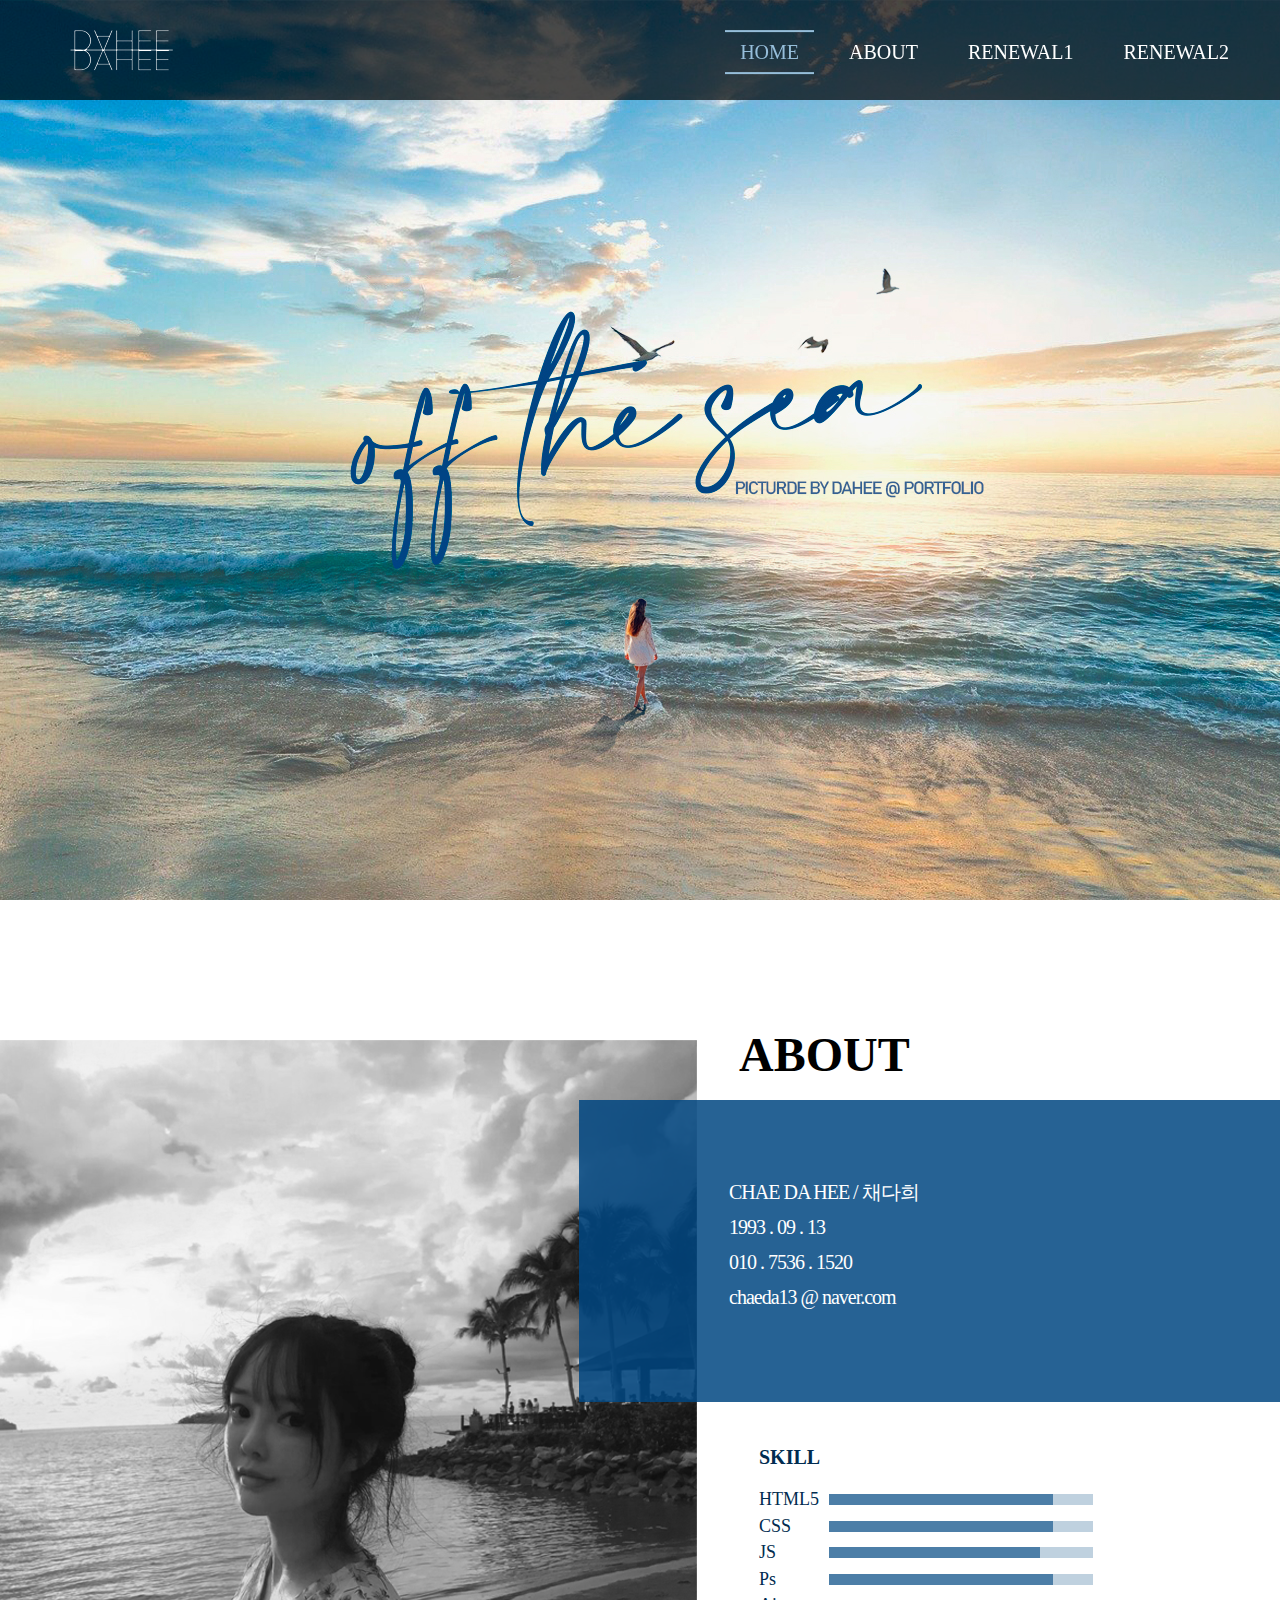
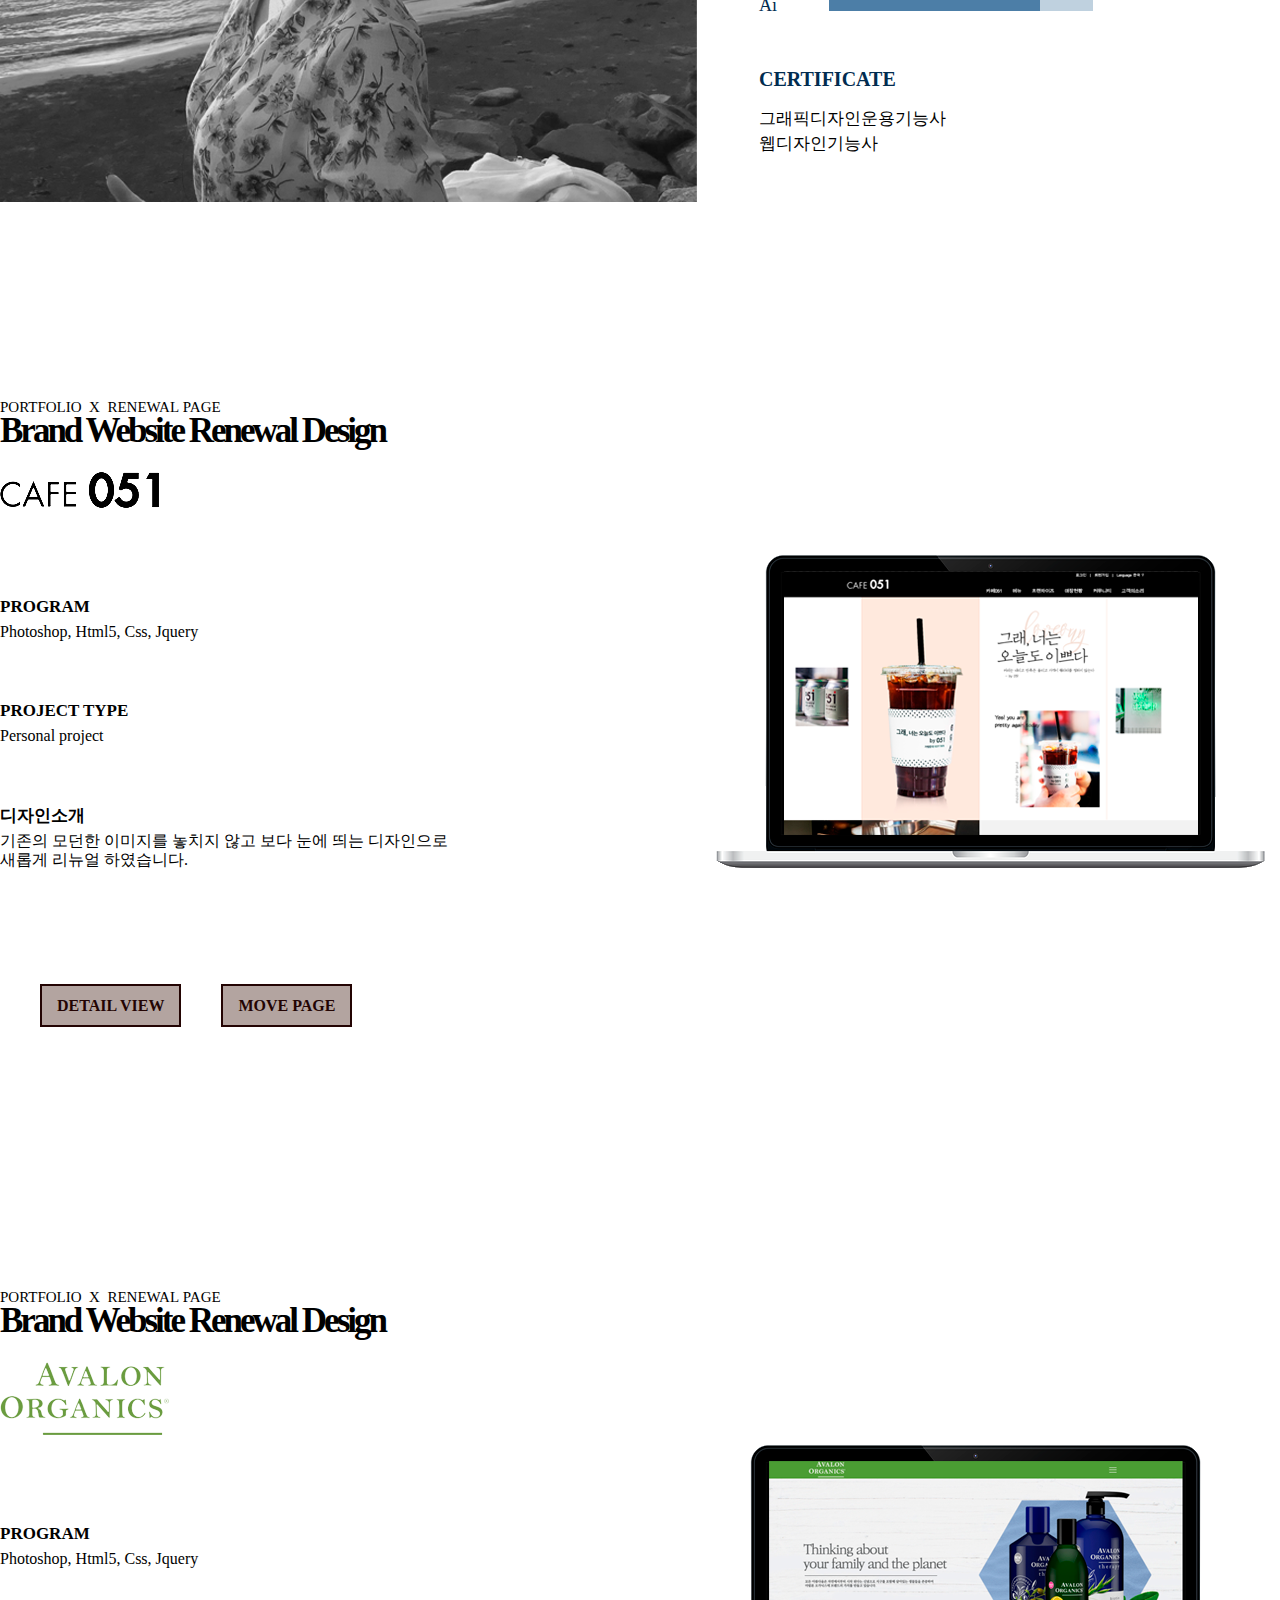
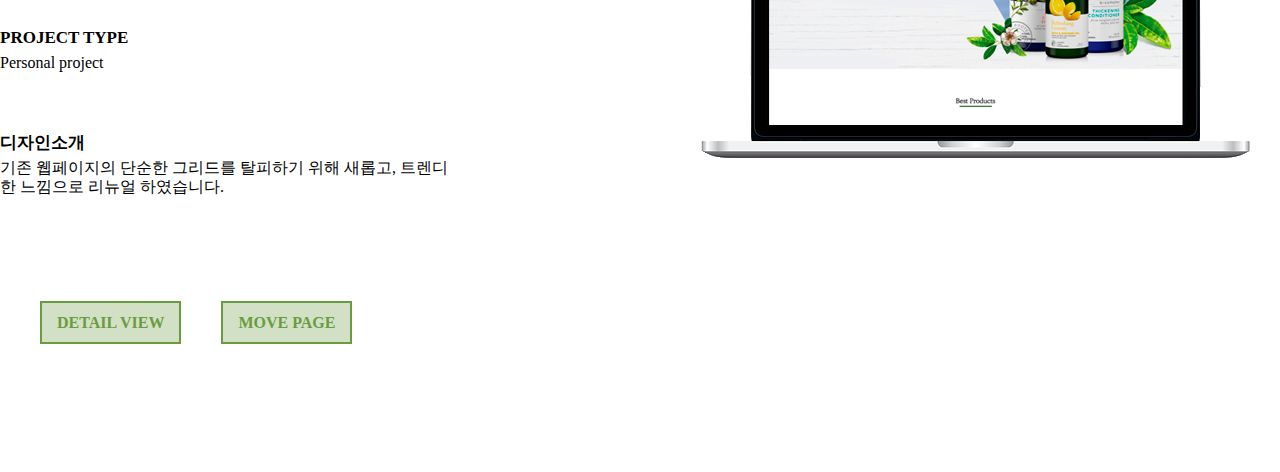
<file: index.html>
<!doctype html>
<html lang="ko">
<head>
<meta charset="utf-8">
<title>CHAE DA HEE</title>
<link type="text/css" rel="stylesheet" href="css/reset.css">
<link type="text/css" rel="stylesheet" href="css/style.css">
<script src="js/jquery-1.12.3.js"></script>
<script src="js/layout.js"></script>
</head>

<body>
<div id="wrap">
	<div class="page home">
	<header>
		<div class="header_in">
		<div class="logo">
			<h1><img src="images/logo.png" alt="logo"></h1>
		</div>
		<nav>
			<ul class="navlist">
				<li class="on"><a href="javascript:void(0)">HOME</a></li>
				<li><a href="javascript:void(0)">ABOUT</a></li>
				<li><a href="javascript:void(0)">RENEWAL1</a></li>
				<li><a href="javascript:void(0)">RENEWAL2</a></li>
			</ul>
			<div class="gnb_bar"></div>
		</nav>
	</div>
	</header>
	<div class="main_img"></div>
	</div>
	
	<div class="page about">
		<div class="visual">
			<div class="cont">
				<h2>ABOUT</h2>
				<div class="intro">
					<ul class="info">
						<li>CHAE DA HEE / 채다희</li>
						<li>1993 . 09 . 13</li>
						<li>010 .  7536 . 1520</li>
						<li>chaeda13 @ naver.com</li>
					</ul>
					<div class="skill">
				<p class="title">SKILL</p>
				<ul class="list">
					<li>
						<dl class="dp2">
							<dt>HTML5</dt>
							<dd>
								<div class="graph_set">
									<div class="inner" style="width: 85%">
										
									</div>
								</div>
							</dd>
						</dl>
					</li>
					<li>
						<dl class="dp2">
							<dt>CSS</dt>
							<dd>
								<div class="graph_set">
									<div class="inner" style="width: 85%">
										
									</div>
								</div>
								
							</dd>
						</dl>												
					</li>
					<li>
						<dl class="dp2">
							<dt>JS</dt>
							<dd>
								<div class="graph_set">
									<div class="inner" style="width: 80%">
										
									</div>
								</div>								
							</dd>
						</dl>					
					</li>
					<li>
						<dl class="dp2">
							<dt>Ps</dt>
							<dd>
								<div class="graph_set">
									<div class="inner" style="width: 85%">
										
									</div>
								</div>								
							</dd>
						</dl>						
					</li>
					<li>
						<dl class="dp2">
							<dt>Ai</dt>
							<dd>
								<div class="graph_set">
									<div class="inner" style="width: 80%">
										
									</div>
								</div>								
							</dd>
						</dl>						
					</li>					
				</ul>
			</div>
			<div class="certificate">
				<p class="title">CERTIFICATE</p>
					<ul>
						<li>그래픽디자인운용기능사</li>
						<li>웹디자인기능사</li>
					</ul>
			</div>
				</div>
			</div>
			<div class="inner"></div>
		</div>
	</div>
	<div class="page renewal">
		<div class="renew_01">
			<div class="re_box">
				<div class="re_left">
			  		<div class="hd3">
						<p>PORTFOLIO&nbsp;&nbsp;X&nbsp;&nbsp;RENEWAL&nbsp;PAGE</p>
						  <h3>Brand Website Renewal Design</h3>
					</div>
						<div class="re_logo">
							<img src="images/re01_logo.png" alt="카페051로고">
						</div>
							<div class="re_ex">
								<ul>
									<li>
										<p class="title">PROGRAM</p>
										<p class="explain">Photoshop, Html5,  Css,  Jquery</p>
									</li>
									<li>
										<p class="title">PROJECT TYPE</p>
										<p class="explain">Personal project</p>
									</li>
									<li>
										<p class="title">디자인소개</p>
										<p class="explain">기존의 모던한 이미지를 놓치지 않고 보다 눈에 띄는 디자인으로 새롭게 리뉴얼 하였습니다.</p>
									</li>
								</ul>
								<ul class="re_btn">
								<li><a href="javascript:void(0)"  onclick="lypop(event, this)"  data-num="1">DETAIL VIEW</a></li>
								<li><a href="/portfolio/site/view01/" target="_blank">MOVE PAGE</a></li>
								</ul>
							</div>
							

				</div>
				<div class="re_right">
					<div class="moniter">
						<img src="images/re01_moni.png" alt="카페051모니터">
					</div>
					<div class="phone">
						
					</div>
				</div>
			</div>
		</div>
		
	</div>
	
	<div class="page renewal">
		<div class="renew_02">
			<div class="re_box">
				<div class="re_left">
			  		<div class="hd3">
						<p>PORTFOLIO&nbsp;&nbsp;X&nbsp;&nbsp;RENEWAL&nbsp;PAGE</p>
						  <h3>Brand Website Renewal Design</h3>
					</div>
						<div class="re_logo">
							<img src="images/re02_logo.png" alt="avalon로고">
						</div>
							<div class="re_ex">
								<ul>
									<li>
										<p class="title">PROGRAM</p>
										<p class="explain">Photoshop, Html5,  Css,  Jquery</p>
									</li>
									<li>
										<p class="title">PROJECT TYPE</p>
										<p class="explain">Personal project</p>
									</li>
									<li>
										<p class="title">디자인소개</p>
										<p class="explain">기존 웹페이지의 단순한 그리드를 탈피하기 위해 새롭고, 트렌디한 느낌으로 리뉴얼 하였습니다.</p>
									</li>
								</ul>
								<ul class="re_btn">
									<li><a href="javascript:void(0)"  onclick="lypop(event, this)"  data-num="2">DETAIL VIEW</a></li>
									<li><a href="/portfolio/site/view02/" target="_blank">MOVE PAGE</a></li>
								</ul>
							</div>
							

				</div>
				<div class="re_right">
					<div class="moniter">
						<img src="images/re02_moni.png" alt="avalon모니터">
					</div>
					<div class="phone"></div>
				</div>
			</div>
		</div>		
		
	</div>
	
	
	<!--pop-->
<div id="lypop">
	<div class="inner">
		<div class="lypopcont">
			<div class="simg">
				<img src="images/detailview01.jpg" alt="page">
			</div>	
		</div>
		<a href="" class="closebtn" onClick="lypopClose(event, this)">
			<div class="arrset">
				<span></span>	    				
				<span></span>
			</div>
		</a>	    			    		
	</div>
	<div class="bg"></div>
</div>
	
</div>
</body>
</html>
</file>
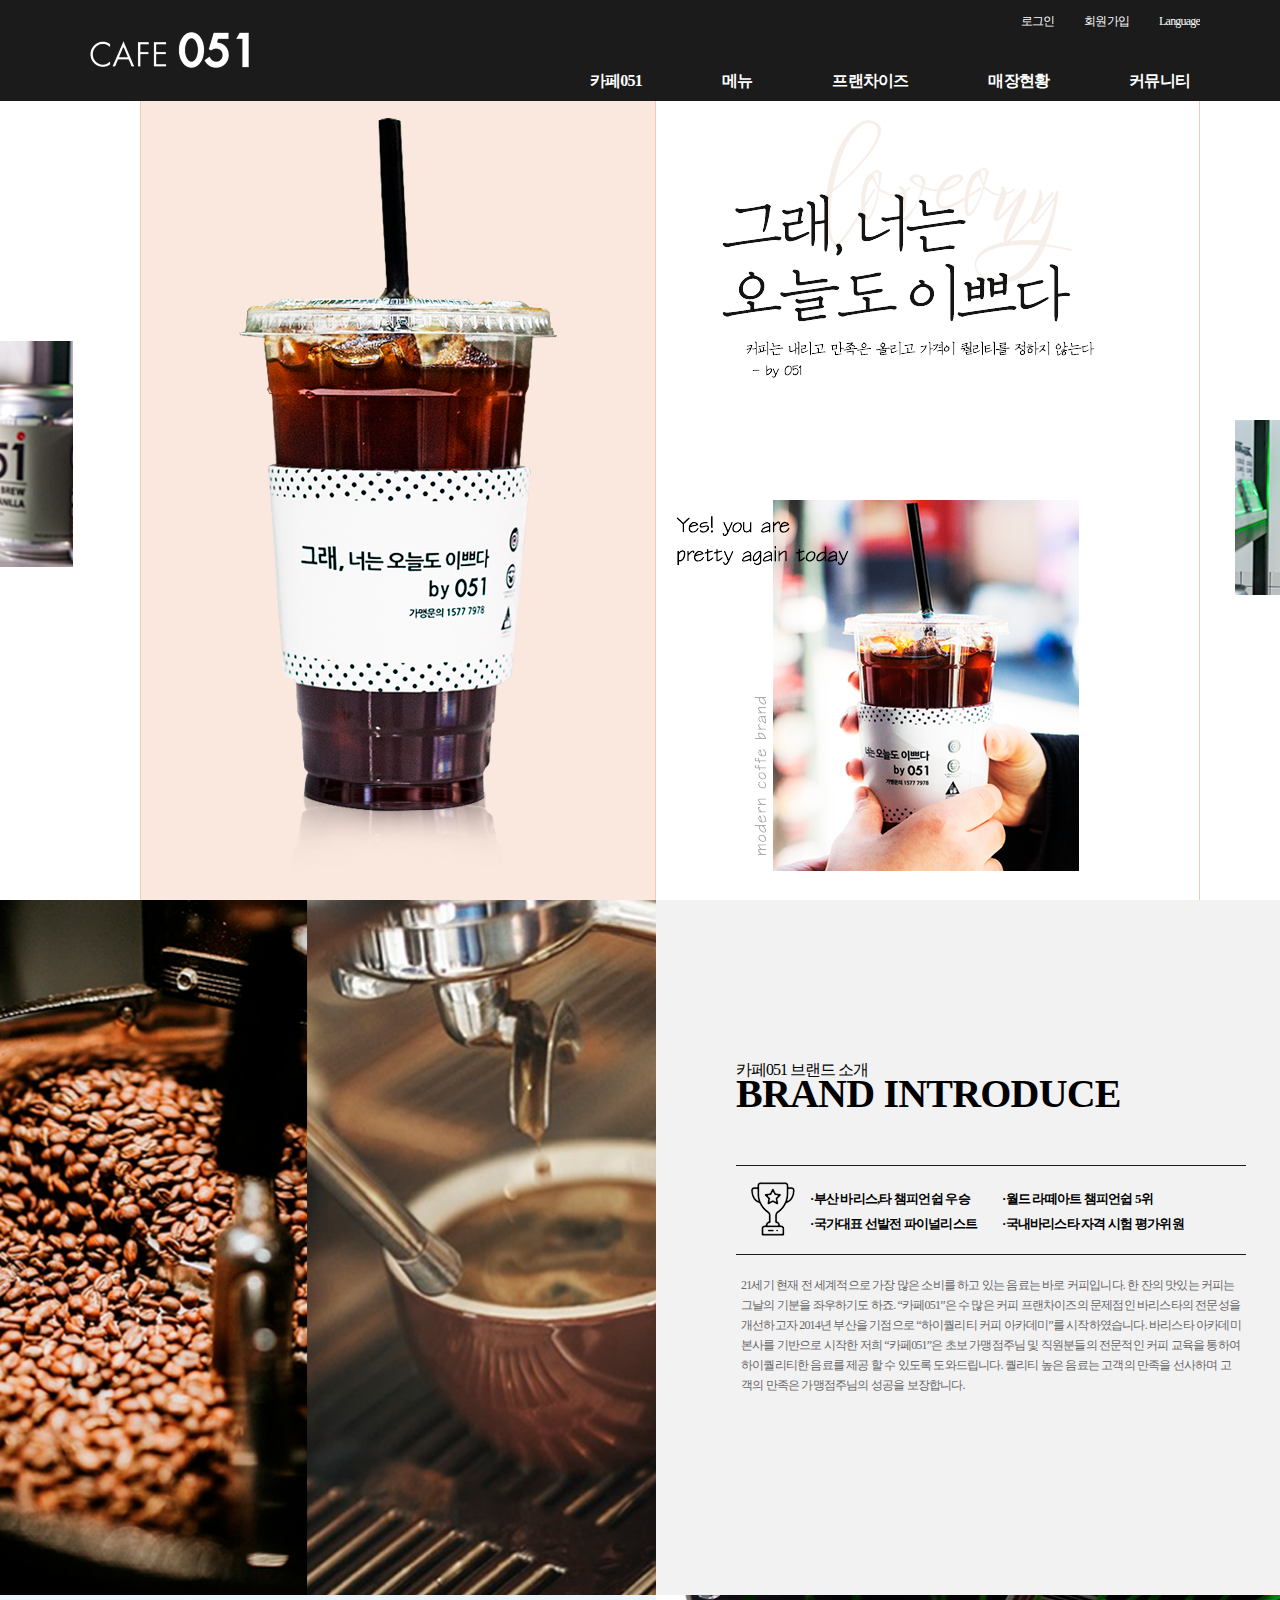
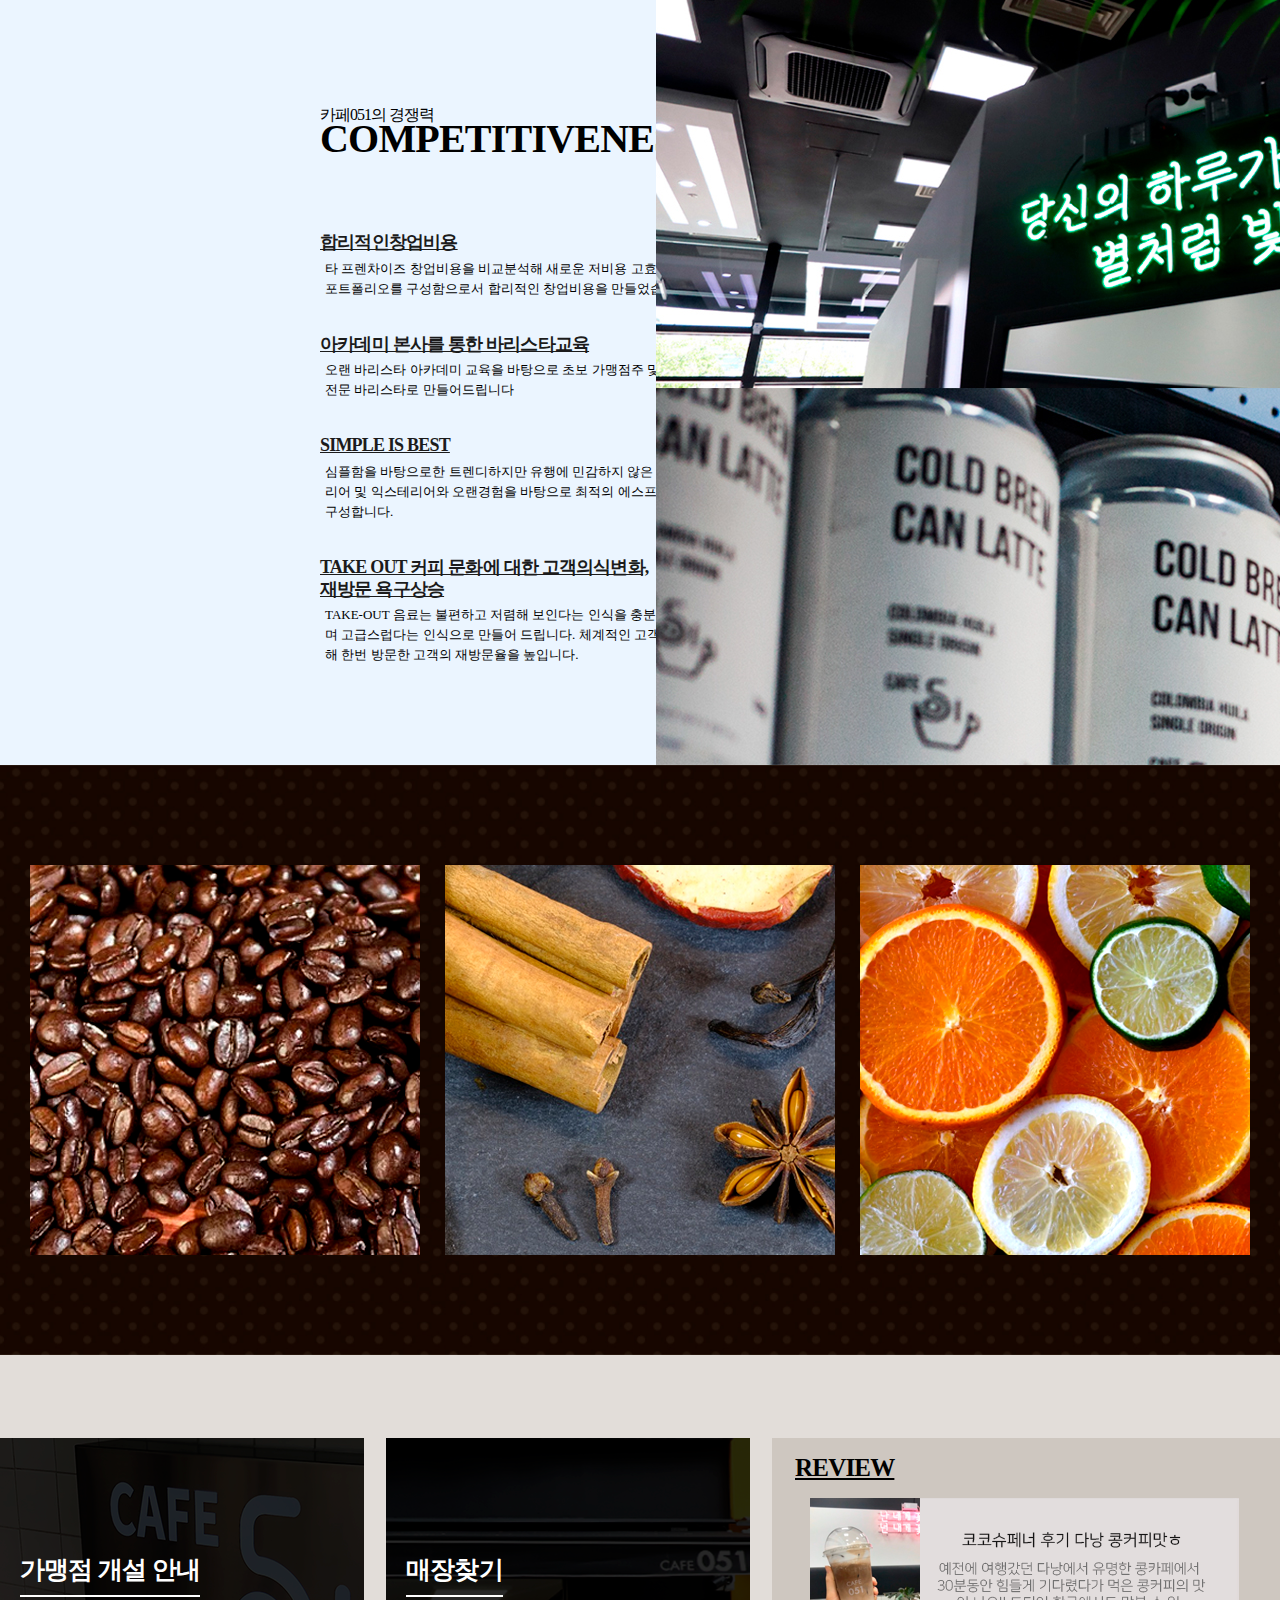
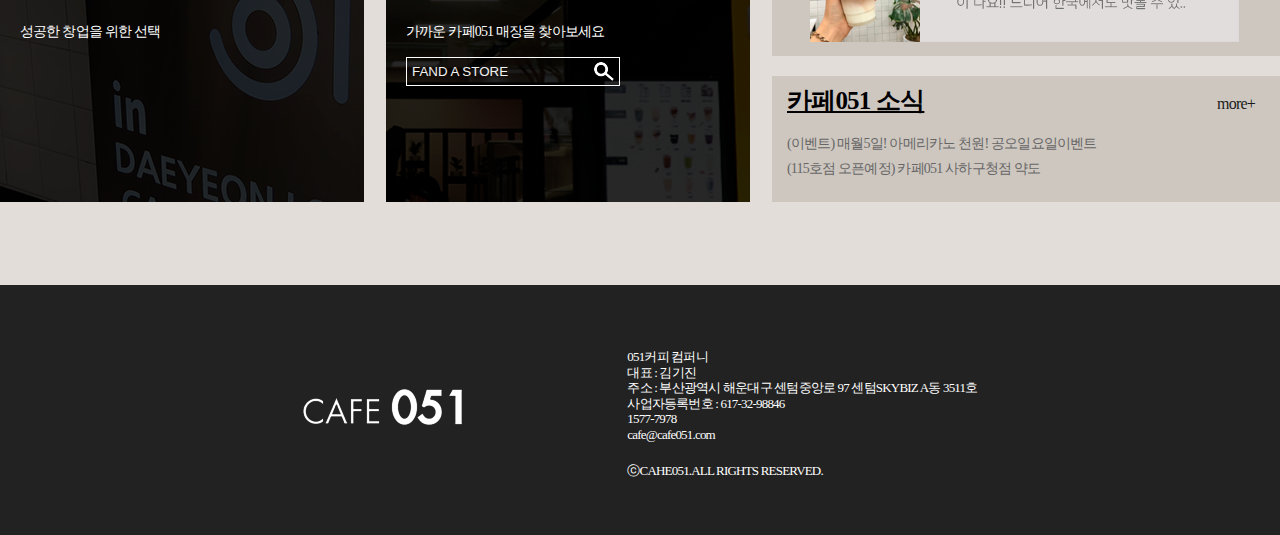
<file: site/view01/index.html>
<!doctype html>
<html lang="ko">
<head>
<script>
	var m1 = 0;
</script>
<meta charset="utf-8">
<title>CAFE051</title>
<link rel="stylesheet" href="css/reset.css" type="text/css">
<link rel="stylesheet" href="css/style.css" type="text/css">
<link rel="stylesheet" href="css/input.css" type="text/css">
<link rel="stylesheet" href="css/swiper.min.css" type="text/css">
<link rel="stylesheet" href="css/custom.css" type="text/css">
<script src="js/jquery-1.12.3.js"></script>
<script src="js/layout.js"></script>
<script src="js/swiper.min.js"></script>
</head>

<body>
<div id="wrap">
	<header>
		<div class="header_in">
			<h1 class="logo">
				<img src="images/logo.png" alt="logo">
			</h1>
			<nav>
				<ul class="navlist">
					<li><a href="#" class="is_current">카페051</a></li>
					<li><a href="#">메뉴</a>
						<ul class="dp2">
							<li><a href="#">051신메뉴</a></li>
							<li><a href="#">커피</a></li>
							<li><a href="#">음료</a></li>
							<li><a href="#">콜드블루</a></li>
							<li><a href="#">디저트</a></li>
						</ul>
					</li>
					<li><a href="#">프랜차이즈</a>
						<ul class="dp2">
							<li><a href="#">경쟁력</a></li>
							<li><a href="#">가맹절차</a></li>
							<li><a href="#">창업비용</a></li>
							<li><a href="#">온라인문의</a></li>
							<li></li>
						</ul>
					</li>
					<li><a href="#" class="is-current">매장현황</a>
						<ul class="dp2">
								<li><a href="#">부산</a></li>
								<li><a href="#">경남</a></li>
								<li><a href="#">울산</a></li>
								<li><a href="#">경북</a></li>
								<li><a href="#">서울</a></li>
							</ul>	
					</li>
					<li><a href="#">커뮤니티</a>
						<ul class="dp2">
							<li><a href="#">공지사항</a></li>
							<li><a href="#">신메뉴공지</a></li>
							<li><a href="#">우수매장</a></li>
							<li><a href="#">고객의소리</a></li>
							<li></li>
						</ul>
					</li>
				</ul>				
			</nav>
			
			
			<div class="top_nav">
				<ul>
					<li><a href="#">로그인</a></li>
					<li><a href="#">회원가입</a></li>
					<li><a href="#">Language</a></li>
				</ul>
			</div>
		</div>
		<div class="navbar"></div>
		<div class="navbg"></div>
		
	</header>
	<div class="visual">
		<div class="visual_in">
			
			<div class="object_01">
				<img src="images/visual_text(1).png" alt="img01" class="on">
				<img src="images/visual_text(2).png" alt="img02">
				<img src="images/visual_text(3).png" alt="img03">
			</div>
			
			<div class="object_02">
				<div class="swiper-container">
				<div class="swiper-wrapper">
					<div class="swiper-slide"><img src="images/visual_coffe(1).png" alt="img01"></div>
					<div class="swiper-slide"><img src="images/visual_coffe(2).png" alt="img02"></div>
					<div class="swiper-slide"><img src="images/visual_coffe(3).png" alt="img03"></div>
				</div>
				</div>
									
			</div>
		<!--
			<div class="object_03">
				<div class="swiper-container2">
				<div class="swiper-wrapper">
					<div class="swiper-slide"><img src="images/visual_pho(1).png" alt="img03"></div>
					<div class="swiper-slide"><img src="images/visual_pho(2).png" alt="img03"></div>
					<div class="swiper-slide"><img src="images/visual_pho(3).png" alt="img03"></div>
				</div>
				</div>			
			
				
			</div>
			-->
			
			<div class="object_03">	
					<img src="images/visual_pho(1).png" alt="img01" class="on">
					<img src="images/visual_pho(2).png" alt="img02">
					<img src="images/visual_pho(3).png" alt="img03">		
			</div>
			
		</div>
	</div>
	
	<div class="brand">
		<div class="brand_img">
			<span></span>			
		</div>
		<div class="brand_text">
			<div class="hd2">
				<p>카페051 브랜드 소개</p>
					<h2>BRAND INTRODUCE</h2>
			</div>	
			<div class="award">
				<img src="images/trophy.png" alt="icon">
				<ul class="">
					<li>·부산 바리스,타 챔피언쉽 우승 <br>
						·국가대표 선발전 파이널리스트
					</li>
					<li>·월드 라떼아트 챔피언쉽 5위 <br>
						·국내바리스타 자격 시험 평가위원
					</li>
				</ul>
			</div>
			<div class="text_box">
				<p>
					21세기 현재 전 세계적으로 가장 많은 소비를 하고 있는 음료는 바로 커피입니다. 한 잔의 맛있는 커피는 그날의 기분을 좌우하기도 하죠.
					“카페051”은 수 많은 커피 프랜차이즈의 문제점인 바리스타의 전문성을 개선하고자 2014년 부산을 기점으로 “하이퀄리티 커피 아카데미”를 시작하였습니다. 바리스타 아카데미 본사를 기반으로 시작한 저희 “카페051”은 초보 가맹점주님 및 직원분들의 전문적인 커피 교육을 통하여 하이퀄리티한 음료를 제공 할 수 있도록 도와드립니다. 퀄리티 높은 음료는 고객의 만족을 선사하며 고객의 만족은 가맹점주님의 성공을 보장합니다.
				</p>
			</div>

		</div>
	</div>
	
	<div class="competi">
		<div class="competi_text">
			<div class="hd2">
				<p>카페051의 경쟁력</p>
				<h2>COMPETITIVENESS</h2>
			</div>
			<div class="cont">
				<ul class="contlist">
					<li><a href="#">합리적인창업비용</a>
						<p class="">타 프렌차이즈 창업비용을 비교분석해 새로운 저비용 고효율의 창업포트폴리오를 구성함으로서 합리적인 창업비용을 만들었습니다.</p>
					</li>
					<li><a href="#">아카데미 본사를 통한 바리스타교육</a>
						<p>오랜 바리스타 아카데미 교육을 바탕으로 초보 가맹점주 및 직원분을 전문 바리스타로 만들어드립니다</p>
					</li>
					<li><a href="#">SIMPLE IS BEST</a>
						<p>심플함을 바탕으로한 트렌디하지만 유행에 민감하지 않은 세련된 테리어 및 익스테리어와 오랜경험을 바탕으로 최적의 에스프레소 바를 구성합니다.</p>
					</li>
					<li><a href="#">TAKE OUT 커피 문화에 대한 고객의식변화, 재방문 욕구상승</a>
						<p>TAKE-OUT 음료는 불편하고 저렴해 보인다는 인식을 충분히 맛있으며 고급스럽다는 인식으로 만들어 드립니다. 체계적인 고객관리를 통해 한번 방문한 고객의 재방문율을 높입니다.</p>
					</li>
				</ul>
			</div>
		</div>
		<div class="competi_img">
			<span></span>
		</div>
	</div>
	
	<div class="material">
		<div class="mat_imglist">
			<div class="mat_img">
				<div class="simg">
					<img src="images/coffe.png" alt="coffe">
				</div>
				<div class="box">
					<div class="txt_box">
						<h3 class="hd3">COFFE BEEN</h3>
						<p class="stxt">
							콜롬비아 후일라 지역 수프리모
							등급의<br /> 싱글 오리진 원두만을
							사용하여<br />  에스프레소 더블샷을
							추출합니다.
						</p>
					</div>
				</div>				
			</div>
			<div class="mat_img">
				<div class="simg">
					<img src="images/banilla(2).png" alt="banila" />
				</div>
				<div class="box">
					<div class="txt_box">
						<h3 class="hd3">BANILLA BEEN &amp; CINNAMON STICK</h3>
						<p class="stxt">
							마다가스카르산 최고급 바닐라빈,<br />
							베트남산 최고급 시나몬 스틱으로
							시럽을 직접 만들어 사용합니다.
						</p>
					</div>
				</div>
			</div>
			<div class="mat_img">
				<div class="simg">
					<img src="images/fruit.png" alt="fruit">
				</div>
				<div class="box">
					<div class="txt_box">
						<h3 class="hd3">CITRUS FRUIT</h3>
						<p class="stxt">
						미국산 오렌지·자몽·레몬을
						세척 후 정백당에 절여 수제 과일청을
						직접 만들어 <br />사용 하고있습니다.
						</p>
					</div>
				</div>
			</div>			
		</div>
		
	</div>
	<div class="link">
		<div class="linklist">
			<div class="grid open">
				<a href="#">
					<div class="simg">
						<img src="images/open.png" alt="open">
					</div>
					<div class="stext">
						<h4>가맹점 개설 안내</h4>
						<p>성공한 창업을 위한 선택</p>
					</div>
				</a>
			</div>
			<div class="grid find">

					<div class="simg">
						<img src="images/find.png" alt="find">
					</div>
					<div class="stext">
						<h4>매장찾기</h4>
						<p>가까운 카페051 매장을 찾아보세요</p>
						<span class="inputset sch">
							<input type="text" placeholder="FAND A STORE">
							<a href="javascript:void(0)" class="sch_icon"></a>
						</span>
					</div>

			</div>
			<div class="grid r_box">
				<div class="row review">
						<div class="re_inner">
							<h5>REVIEW</h5>
							<div class="slidebox">
								<div class="slidelist">
									<div class="slideimg">
										<a href="#"><img src="images/re_01.png" alt="review01" /></a>
									</div>
									<div class="slideimg">
										<a href="#"><img src="images/re_02.png" alt="review02" /></a>
									</div>
									<div class="slideimg">
										<a href="#"><img src="images/re_03.png" alt="review01" /></a>
									</div>
								</div>
							</div>
						</div>
				</div>
				<div class="row news">
					<h5>카페051 소식<span><a href="#">more+</a></span></h5>
					
					<ul>
						<li><a href="#">
						(이벤트) 매월5일! 아메리카노 천원! 공오일요일이벤트
						</a></li>
						<li><a href="#">
							(115호점 오픈예정) 카페051 사하구청점 약도
						</a></li>
					</ul>
				</div>
			</div>
		</div>
	</div>
	<footer>
		<div class="f_inner">
			<h6 class="f_logo">
				<img src="images/logo.png" alt="">
			</h6>
			<ul class="address">
				<li>051커피 컴퍼니</li>
				<li>대표 : 김기진</li>
				<li>주소  : 부산광역시 해운대구 센텀중앙로 97 센텀SKYBIZ  A동 3511호</li>
				<li>사업자등록번호 : 617-32-98846</li>
				<li>1577-7978</li>
				<li>cafe@cafe051.com</li>
				<li>ⓒCAHE051.ALL RIGHTS RESERVED.</li>
			</ul>
		</div>
	</footer>
</div>
			<!--
				<script>
				var swiper = new Swiper('.swiper-container', {
					loop:true,
					autoplay: {
						delay: 4000,
					},							
				});
				var swiper2 = new Swiper('.swiper-container2', {
					loop:true,
					autoplay: {
						delay: 4000,
					},							
				});
					
				swiper.on('slideChange', function () {
				  console.log(swiper.realIndex);
					$('.visual .visual_in .object_01 img').removeClass("on");
					$('.visual .visual_in .object_01 img').eq(swiper.realIndex).addClass("on");
					
				});					

				</script>
				-->	
</body>
</html>
</file>
<file: css/style.css>
@charset "utf-8";
/* CSS Document */


#warp{margin:0 auto; min-width:1280px;}


/*header*/

header{position:fixed; height: 100px; background:rgba(0,0,0,0.7); z-index:9999; left: 0; right:0}
header .header_in{position:relative; margin:0 auto; width:1280px; height:100px;}
header .logo{position:absolute; top:30px; left:70px}
header .logo h1{}

/*
header nav{ position:fixed; top:0; right:376px; z-index:9999}
header nav .navlist{ overflow:hidden}
header nav .navlist > li{float:left; text-align:center; width:150px;}
header nav .navlist > li > a{color:#fff; font-size:20px; font-weight:bold; display:block; height:100px; line-height:100px}
header nav .navlist > li.on > a{color:#96beda; }
*/
/*nav*/
header nav{}
header nav .navlist{position:absolute; top:0; right:36px; display:flex;
transform: translate(0,70%); height:43px; }
header nav .navlist > li{margin-right:20px;}
header nav .navlist > li:last-child{margin-right:0;}
header nav .navlist > li > a{position:relative; display:block; text-align:center; padding:10px 15px; font-size:20px; color:#fff;
transition:.5s}

header nav .navlist > li.on > a{color:#96beda}

/*nav bar*/
header nav .navlist > li.on > a::before,
header nav .navlist > li > a::before{content:''; position:absolute; 
top:0; left:0; width:100%; height:2px; background:#96beda; z-index:-1; transform:scaleX(0); transform-origin:right; transition:transform .5s; }

header nav .navlist > li.on > a::before,
header nav .navlist > li > a:hover::before{transform:scaleX(1);
transform-origin:left; }

header nav .navlist > li.on > a:after,
header nav .navlist > li > a:after{content:''; position:absolute; 
bottom:0; right:0; width:100%; height:2px; background:#96beda;
z-index:-1; transform:scaleX(0); transform-origin:left; 
transition:transform .5s; }

header nav .navlist > li.on > a:after,
header nav .navlist > li > a:hover:after{transform:scaleX(1);
transform-origin:right; color:#96beda}
header nav .navlist > li > a:hover{color:#96beda;}






/*bar*/
/*header nav .gnb_bar{position: absolute; bottom:0; left:22px; height:2px; width:100px; background:#f0ddaa}
*/   
/*
header nav .navlist > li > a > span{
width:100px; height:3px; background:#A66D6E}

header nav .navlist > li > a > span{position:absolute; left:0; bottom:0;
width:100px; height:3px; background:#96beda; opacity:0; transition:all .5s;}
*/




/*main_img*/
.main_img{position: relative; height: 900px; top:0; left:0;
background:url('../images/main_img.jpg') no-repeat center;
background-size:cover	
}
.main_img > img{}

/*



*/

.page {height:100vh}

/*about*/
.about{}
.about > .visual {position:relative; overflow: hidden;  padding-top:120px; height:970px}
.about > .visual > .inner {position:absolute; margin-top:20px; width:1920px; height:764px; background:url(../images/ab_bg.png)no-repeat 0 0; left:50%; margin-left:-960px}
.about > .visual > .cont {position:absolute; width:594px; height:764px; right:50%; margin-right:-653px; z-index:100}
.about > .visual > .cont > h2{padding-left:40px; font-size:48px; line-height:70px}
.about > .visual > .cont > .intro{margin:85px 0 0 30px}
.about > .visual > .cont > .intro > .info{letter-spacing:-1px; line-height:35px;}
.about > .visual > .cont > .intro > .info > li{font-size:20px; color:#fff }

.skill{margin:130px 0 0 30px}
.skill .title{font-size:20px; color:#012c50; font-weight:bold}
.skill .list {margin-top:20px;}
.skill .list > li {font-size:18px; color:#012c50; font-weight:lighter;
margin-bottom:5px;}
.skill .list .dp2 { }
.skill .list .dp2 > dt,
.skill .list .dp2 > dd {display: inline-block }
.skill .list .dp2 > dt {min-width:65px}
.skill .list .dp2 > dd { }
.skill .list .dp2 > dd .graph_set {position:relative; width:264px; height:11px; background:#bfd1df}
.skill .list .dp2 > dd .graph_set .inner {position:absolute; top:0; left:0; height: 100%;
background:#4c7ea7}

.certificate{margin:50px 0 0 30px}
.certificate .title{font-size:20px; color:#012c50; font-weight:bold}
.certificate > ul{margin-top:15px}
.certificate > ul > li{font-size:17px; line-height:25px;}

/*remewal*/
.renewal{}
/*renewal 01*/
.renewal > .renew_01{padding-top:145px; height:970px}
.renewal > .renew_01 > .re_box{margin:0 auto; padding-top:60px; width:1280px; height:827px; overflow:hidden}
.renew_01 > .re_box > .re_left{float:left; width:460px; height:827px; }
.renew_01 > .re_box > .re_left .hd3 > p{font-size:15px; line-height:5px;}
.renew_01 > .re_box > .re_left .hd3 > h3{font-size:35px; letter-spacing:-3px}
.renew_01 > .re_box > .re_left > h3 > span{font-size:15px;}
.renew_01 > .re_box > .re_left .re_logo{}
.renew_01 > .re_box > .re_left .re_logo > img{padding-top:20px;}
.renew_01 > .re_box > .re_left .re_ex{margin-top:25px;}
.renew_01 > .re_box > .re_left .re_ex > ul{}
.renew_01 > .re_box > .re_left .re_ex > ul > li{padding-top:55px; overflow:hidden}
.renew_01 > .re_box > .re_left .re_ex > ul > li > .title{font-size:17px; font-weight:bold;
 line-height:30px;}
.renew_01 > .re_box > .re_left .re_ex > ul > li > .explain{font-size:16px; font-weight:lighter;}


.renew_01 > .re_box > .re_left .re_ex > ul > li >  .color_01{float:left; margin-right:10px;
width:40px; height:18px; background:#fae8dd;}
.renew_01 > .re_box > .re_left .re_ex > ul > li > .color_02{float:left; width:40px; height:18px; margin-right:10px; background:#230403;}
.renew_01 > .re_box > .re_left .re_ex > ul > li > .color_03{float:left; width:40px; height:18px; background:#000;}

/*btn*/
.renew_01 > .re_box > .re_left .re_ex > .re_btn{overflow:hidden; margin-top:60px;}
.renew_01 > .re_box > .re_left .re_ex > .re_btn > li{float:left; margin-left:40px;}
.renew_01 > .re_box > .re_left .re_ex > .re_btn > li > a{display:block;
border: 2px solid #230403; padding:10px 15px; color:#230403; font-weight:bold; background:#b3a4a0;}
/*
.renew_01 > .re_box > .re_left .re_ex > .re_btn > li.on > a,
.renew_01 > .re_box > .re_left .re_ex > .re_btn > li> a:hover{color:#fff; background:#8199d6}
*/

.renew_01 >.re_box > .re_left .re_ex > .re_btn > li.on > a{color:#fff; background:#230403}


.renew_01 > .re_box > .re_right{float:left; position:relative; margin-left:180px; 
width:640px; height:827px}
.renew_01 > .re_box > .re_right > .moniter{position: absolute; top:150px; right:15px;}
.renew_01 > .re_box > .re_right > .phone{position: absolute; top:410px ; left:50px;
z-index:100;}


/*renewal 02*/
.renewal .renew_02{}
.renewal > .renew_02{padding-top:145px; height:970px}
.renewal > .renew_02 > .re_box{margin:0 auto; padding-top:50px; width:1280px; height:827px; overflow:hidden}
.renew_02 > .re_box > .re_left{float:left; width:460px; height:827px}
.renew_02 > .re_box > .re_left .hd3 > p{font-size:15px; line-height:5px;}
.renew_02 > .re_box > .re_left .hd3 > h3{font-size:35px; letter-spacing:-3px}
.renew_02 > .re_box > .re_left > h3 > span{font-size:15px;}
.renew_02 > .re_box > .re_left .re_logo{}
.renew_02 > .re_box > .re_left .re_logo > img{padding-top:20px;}
.renew_02 > .re_box > .re_left .re_ex{margin-top:25px;}
.renew_02 > .re_box > .re_left .re_ex > ul{}
.renew_02 > .re_box > .re_left .re_ex > ul > li{padding-top:55px; overflow:hidden}
.renew_02 > .re_box > .re_left .re_ex > ul > li > .title{font-size:17px; font-weight:bold;
 line-height:30px;}
.renew_02 > .re_box > .re_left .re_ex > ul > li > .explain{font-size:16px; font-weight:lighter;}

.renew_02 > .re_box > .re_left .re_ex > ul > li >  .color_01{float:left; margin-right:10px;
width:40px; height:18px; background:#6a9c3f;}
.renew_02 > .re_box > .re_left .re_ex > ul > li > .color_02{float:left; width:40px; height:18px; margin-right:10px; background:#e8e7e7;}
.renew_02 > .re_box > .re_left .re_ex > ul > li > .color_03{float:left; width:40px; height:18px; background:#0e113f;}

.renew_02 > .re_box > .re_left .re_ex > .re_btn{overflow:hidden; margin-top:50px;}
.renew_02 > .re_box > .re_left .re_ex > .re_btn > li{float:left; margin-left:40px;}
.renew_02 > .re_box > .re_left .re_ex > .re_btn > li > a{display:block;
border: 2px solid #6a9c3f; padding:10px 15px; color:#6a9c3f; font-weight:bold; background:#d2e1c5;}

.renew_02 >.re_box > .re_left .re_ex > .re_btn > li.on > a{color:#fff; background:#6a9c3f}



.renew_02 > .re_box > .re_right{float:left; position:relative; margin-left:180px; 
width:640px; height:827px;}
.renew_02 > .re_box > .re_right > .moniter{position: absolute; top:150px; right:30px;}
.renew_02 > .re_box > .re_right > .phone{position: absolute; top:420px; left:50px;
z-index:100;}






/*pop*/
#lypop {position:fixed; top:0; left:0; width:100%; height: 100vh;  z-index: 9999; display: none}

#lypop .inner {position:absolute; width:800px; height:96vh; top:50%; left:50%; margin:-48vh 0 0 -400px; z-index: 100; border:1px solid #000;}
#lypop .lypopcont {overflow: auto; height:100%; overflow-x:hidden;}
#lypop .inner .closebtn { 
position:absolute; top:0; right:-60px;
display:block; width:30px; height:30px; background:#ccc;
}

#lypop .inner .closebtn .arrset {display: block; width:30px; height: 30px; position:absolute; top:0; left: 0; right:0; bottom:0; margin:auto;}
#lypop .inner .closebtn .arrset span {display:block; width:30px; height:2px; background:#fff; }
#lypop .inner .closebtn .arrset span + span {margin-top:10px}
#lypop .inner .closebtn .arrset span:nth-child(1) {transform: translateY(13px) rotate(45deg)}
#lypop .inner .closebtn .arrset span:nth-child(2) {transform: translateY(1px) rotate(-45deg)}


#lypop .lypopcont .simg {display: block}
#lypop .lypopcont .simg  > img{width:800px;}
#lypop .bg {position:absolute; top:0; left:0; width:100%; height: 100vh; background:rgba(0,0,0,0);}

#lypop.on {display:block}
#lypop.on .bg {/* background:rgba(0,0,0,.7) */animation: bgani .5s linear 1; background:rgba(0,0,0,.3) }


@keyframes bgani { 
	0% {background:rgba(0,0,0,0)}
	50% {}
	100% {background:rgba(0,0,0,.3)}
}
.titset .hd3 {float: left; padding-top: 40px; font-size:18px; }
</file>
<file: site/view01/css/style.css>
@charset "utf-8";

/* CSS Document */

#wrap{margin:0 auto; min-width:1280px}

/*header*/
header{position: relative; height:100px;  background:#1b1b1b; z-index: 999;}
header .header_in{position: relative; margin:0 auto; width:1280px; height:100px; z-index:110;}
header .header_in .logo{position:absolute; top:32px; left:90px; }
header .header_in nav{position:absolute; right:50px; top:61px; z-index:100}
header .header_in nav .navlist{overflow:hidden;}
header .header_in nav .navlist > li{float:left;  text-align: center}
header .header_in nav .navlist > li > a{display:block; color:#ffffff;
font-size:16px; font-weight:bold; padding:10px 40px}






/*bar*/
.navbar{position: absolute; height:5px; bottom:-1px; z-index: 200; background:#fff; transition: all .3s ease-in-out;}





/*dp2*/
header .header_in nav .navlist > li > .dp2{height:0; visibility: hidden;}
header .header_in nav .navlist > li > .dp2 > li{height:40px; }

header .header_in nav .navlist > li > .dp2 > li > a{display:block; color:#666;
padding:15px 5px; line-height:11px; font-size:14px;}


header .header_in nav .navlist > li > .dp2 > li > a:hover{color:#1b1b1b; font-weight:bold;}

/*navbg*/
header .navbg{position:absolute; top:100px; height:0px;
left:0; right:0; background:#fff; z-index:100; border-bottom:1px solid #1b1b1b;}




/*top_nav*/
header .header_in .top_nav{position:absolute; right:80px; top:10px;}
header .header_in .top_nav > ul{overflow:hidden}
header .header_in .top_nav > ul > li{float:left; text-align: center;}
header .header_in .top_nav > ul > li+li{margin-left:30px}
header .header_in .top_nav > ul > li > a{font-size:12px; color:#ffffff; 
}








/*visual*/
.visual{ height:800px;background:url('../images/visual_bg.jpg')no-repeat center;}
.visual .visual_in{ position:relative; margin:0 auto;  width:1280px;height:800px; }
/*dbject_01*/
.visual .visual_in .object_01{position: absolute; top:20px; right:185px; width: 373px; height:258px; overflow: hidden}
.visual .visual_in .object_01 img {position:absolute; top:0; left:0; transition:opacity .2s linear; opacity:0}
.visual .visual_in .object_01 img:nth-child(1) {z-index:3}
.visual .visual_in .object_01 img:nth-child(2) {z-index:2}
.visual .visual_in .object_01 img:nth-child(3) {z-index:1}

.visual .visual_in .object_01 img.on {opacity:1}


/*dbject_02*/
.visual .visual_in .object_02 {position: absolute;  left:140px;; width: 516px; height:100%;
background:url('../images/visual_bg_in.jpg'); display:flex; justify-content: center; align-items: flex-end
}


/*dbject_03*/
.visual .visual_in .object_03{position: absolute; top:400px; right:200px; width:404px}
.visual .visual_in .object_03 img {position:absolute; top:0; left:0; transition:opacity .2s linear; opacity:0}
.visual .visual_in .object_03 img:nth-child(1) {z-index:3}
.visual .visual_in .object_03 img:nth-child(2) {z-index:2}
.visual .visual_in .object_03 img:nth-child(3) {z-index:1}

.visual .visual_in .object_03 img.on {opacity:1}


/*brand*/
.brand {height:695px; background:#f2f2f2; display: flex}

.brand .brand_img {flex:none; height:100%;  width:200px; overflow: hidden}
.brand .brand_img span {display:block; background:url('../images/brand.jpg') no-repeat center; background-size:cover; height:100%;
transition:all .2s linear
}
.brand .brand_img span:hover {transform:scale(1.2)}

.brand .brand_text {flex:1; }


.brand .brand_text .hd2{margin:160px 0 0 80px;}
.brand .brand_text .hd2 > p{font-size:16px; letter-spacing:-1px}
.brand .brand_text .hd2 > h2{font-size:40px; line-height:30px;}
.brand .brand_text .award{margin:56px 0 0 80px; width:510px; height:90px; border-bottom:1px solid #1b1b1b;
border-top:1px solid #1b1b1b; }
.brand .brand_text .award >img{float:left; padding:16px 15px;}
.brand .brand_text .award > ul{overflow:hidden; }
.brand .brand_text .award > ul > li{float:left; font-size:13px; line-height:25px; margin:20px 25px 0 0;
font-weight:bold}
.brand .brand_text .text_box{margin:20px 20px 0 85px; width:500px;}

.brand .brand_text .text_box > p{font-size:12px; color:#666666; line-height:20px}





/*competi*/
.competi{height:770px; background: #ebf5ff; overflow:hidden; display: flex}

.competi .competi_text{flex:none;}
.competi .competi_text .hd2{margin:110px 0 0 320px;}
.competi .competi_text .hd2 > p{font-size:16px; letter-spacing:-1px}
.competi .competi_text .hd2 > h2{font-size:40px; line-height:30px;}

.competi .competi_text .cont{margin:78px 0 0 320px;}
.competi .competi_text .cont > .contlist > li{margin-bottom:30px;}
.competi .competi_text .cont > .contlist > li > a{display:block; font-size:18px; color:#1b1b1b; text-decoration: underline; font-weight:700}
.competi .competi_text .cont > .contlist > li > p{width:400px; padding:5px; line-height:20px;
font-size:13px; letter-spacing:0px; }









.competi .competi_img{flex:none; height:100%;  width:998px; overflow: hidden}
.competi .competi_img span {display:block; background:url('../images/competi_bg(4).jpg') no-repeat center; background-size:cover; height:100%;
transition:all .2s linear 
}
.competi .competi_img span:hover {transform:scale(1.2)}








/*material*/
.material{position: relative;  height:590px; background:url(../images/material_bg.jpg)no-repeat center; background-size:cover;}
/*img*/
.material .mat_imglist{ padding-top:100px; overflow:hidden; text-align: center; font-size:0}

.material .mat_imglist .mat_img{position:relative; display:inline-block}
.material .mat_imglist .mat_img + .mat_img {margin-left:25px}
.material .mat_imglist .mat_img:last-child{margin-right:0}
.material .mat_imglist .mat_img > img{vertical-align: top}
/*text_box*/
.material .mat_imglist .mat_img:hover > .box{
position: absolute; top:0; left:0;
z-index: 100; width:390px; height:390px; 
background:rgba(204,204,204,0.8);  text-align:center;}
.mat_img:hover > .box > .txt_box{
position: absolute; top:50%; left:50%;
transform:translate(-50%,-50%); width:300px; color:#1b1b1b;}
.mat_img:hover > .box > .txt_box > .hd3 {
z-index:200;  font-size:2rem;
}
.mat_img:hover > .box > .txt_box > .stxt {padding-top:10px; letter-spacing:-1.5px;
 text-align:center; line-height: 1.5; font-size:16px; font-weight:bold}




/*link*/
.link{position: relative;height:530px; background: #e2ddd9}
.linklist {display:flex; width:1280px; margin:0 auto; height:100%}
.linklist .grid {margin-top: 83px;  }
.linklist .grid + .grid {margin-left:22px}
.linklist .grid:nth-child(1) {flex:none; width:364px;  height:364px; background:#f00}
.linklist .grid:nth-child(2) {flex:none; width:364px; height:364px; background:#f00}
.linklist .grid:nth-child(3) {flex:1;  width:508px;  height:364px;}
/*
.linklist .grid .simg{transition:all .2s linear; width:364px; height:364px;
display:block;}
.linklist .grid .simg:hover{transform:scale(1.2)}
*/
.linklist .grid .stext{z-index:200; position: absolute; top:200px; margin-left:20px}
.linklist .grid .stext > h4{color:#fff; font-size:25px; padding-bottom:10px;
display:inline-block
}
.linklist .grid .stext > h4:after { 
content:""; display:block; width:100%; height:2px; background:#fff; margin-top:10px;
	
}

.linklist .grid:last-child .stext {margin-left:5px}

.linklist .grid .stext > p{color:#fff; font-size:14px; font-weight:lighter; line-height:30px;}


.linklist .grid .stext > h4 + p,
.linklist .grid .stext > p + .inputset {margin-top:10px}


.find .stext > .inputset {background:transparent; border:1px solid #fff}
.find .stext > .inputset input {color:#fff}

/*
.find .stext > .inputset > input{ margin:40px 0 0 20px; padding:5px 5px; background:rgba(0,0,0,0); border:1px solid #fff; color:#fff}
*/
.linklist .grid.r_box {display:flex; flex-direction: column}
.linklist .grid.r_box .row {}
.linklist .grid.r_box .row.review {height:218px; background: #cec7c0; position:relative;}

/*review*/
.linklist .grid.r_box .row.review .re_inner{margin:0 auto; margin-top:15px;
width:462px; height:189px; }
.linklist .grid.r_box .row.review .re_inner h5{font-size:25px; text-decoration:underline;}
.linklist .grid.r_box .row.review .re_inner .slidebox{width:429px; height:144px; overflow: hidden; margin:15px;}
.linklist .grid.r_box .row.review .re_inner .slidebox .slidelist{position:relative; width:429px; height:144px; }
.row.review .re_inner .slidebox .slidelist .slideimg{position: relative;}
.row.review .re_inner .slidebox .slidelist .slideimg a img{display:block}


/*news*/
.linklist .grid.r_box .row.news {height:126px; margin-top:20px; background: #cec7c0}
.linklist .grid.r_box .row.news > h5{margin:10px 15px; font-size:25px; text-decoration:underline;}
.linklist .grid.r_box .row.news > h5 > span{float:right; 
 padding-right:10px;}
.linklist .grid.r_box .row.news > h5 > span a{color:#1b1b1b; font-size:16px; font-weight:lighter;}
.linklist .grid.r_box .row.news > ul{padding:5px 15px;}
.linklist .grid.r_box .row.news > ul >li{}
.linklist .grid.r_box .row.news > ul >li > a{display:block; color:#666; font-size:14px; font-weight:lighter; line-height:25px;}

.linklist .grid.r_box .row.news > ul >li:hover > a{text-decoration:underline}


footer{ height:250px; background:#222222}
footer .f_inner{margin:0 auto; padding-top:64px;
width:675px; height: 250px; }
footer .f_inner .f_logo{float:left; padding-top:40px}
footer .f_inner .address{float:right; }
footer .f_inner .address > li{font-size:13px; color:#fff}
footer .f_inner .address > li:last-child{padding-top:20px;}
</file>
<file: site/view01/css/input.css>
.inputset {display:inline-block; background:#fff; border:1px solid #1b1b1b}
.inputset input {border:none; background:none; height:27px; padding:0 5px}

.inputset input::placeholder  {color:#f2f2f2}


.inputset.sch {display:table; padding-right:5px}
.inputset.sch .sch_icon {width:20px; height:19px; background:url('../images/search.png') no-repeat center; padding-right:5px

}

.inputset.sch input,
.inputset.sch .sch_icon {display:table-cell; vertical-align: middle}
</file>
<file: site/view01/css/custom.css>
@charset "utf-8";


.visual .visual_in .object_02 .swiper-slide {text-align: center}

.swiper-container2 {overflow: hidden}
</file>
